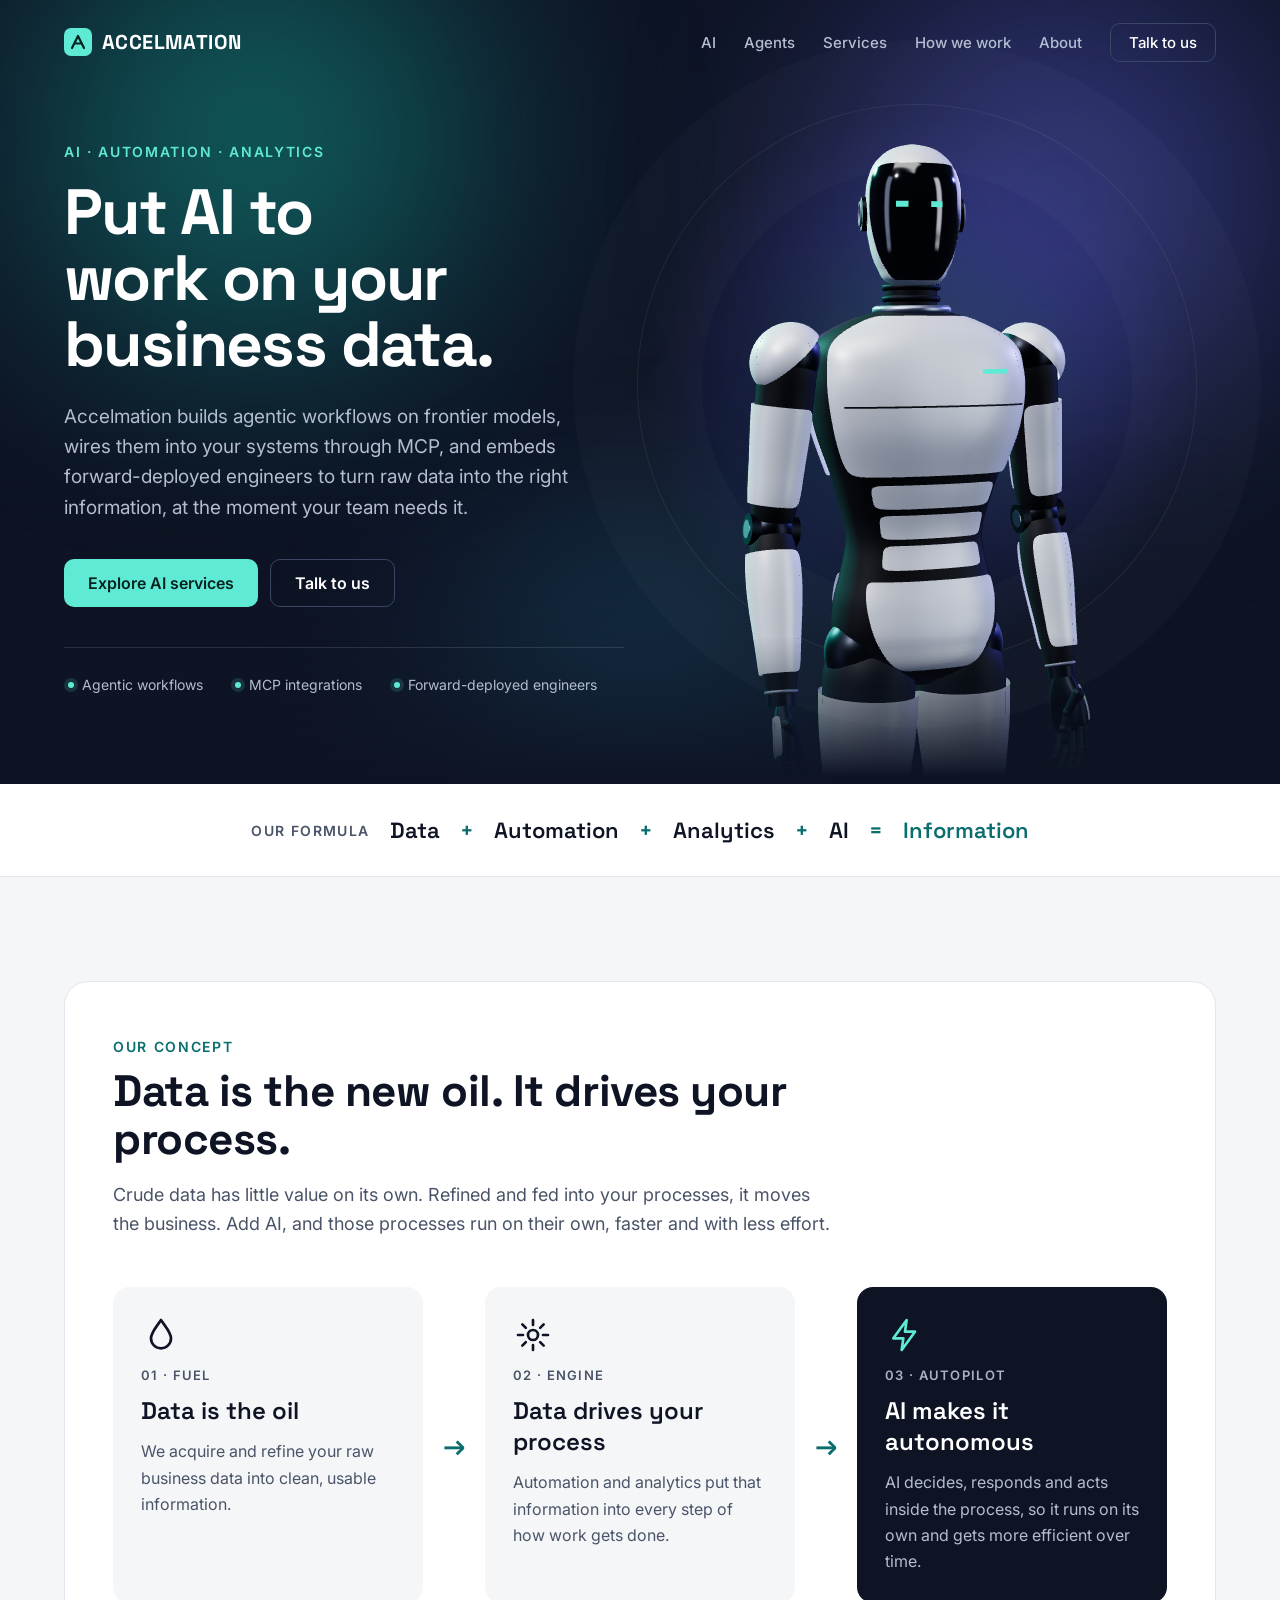
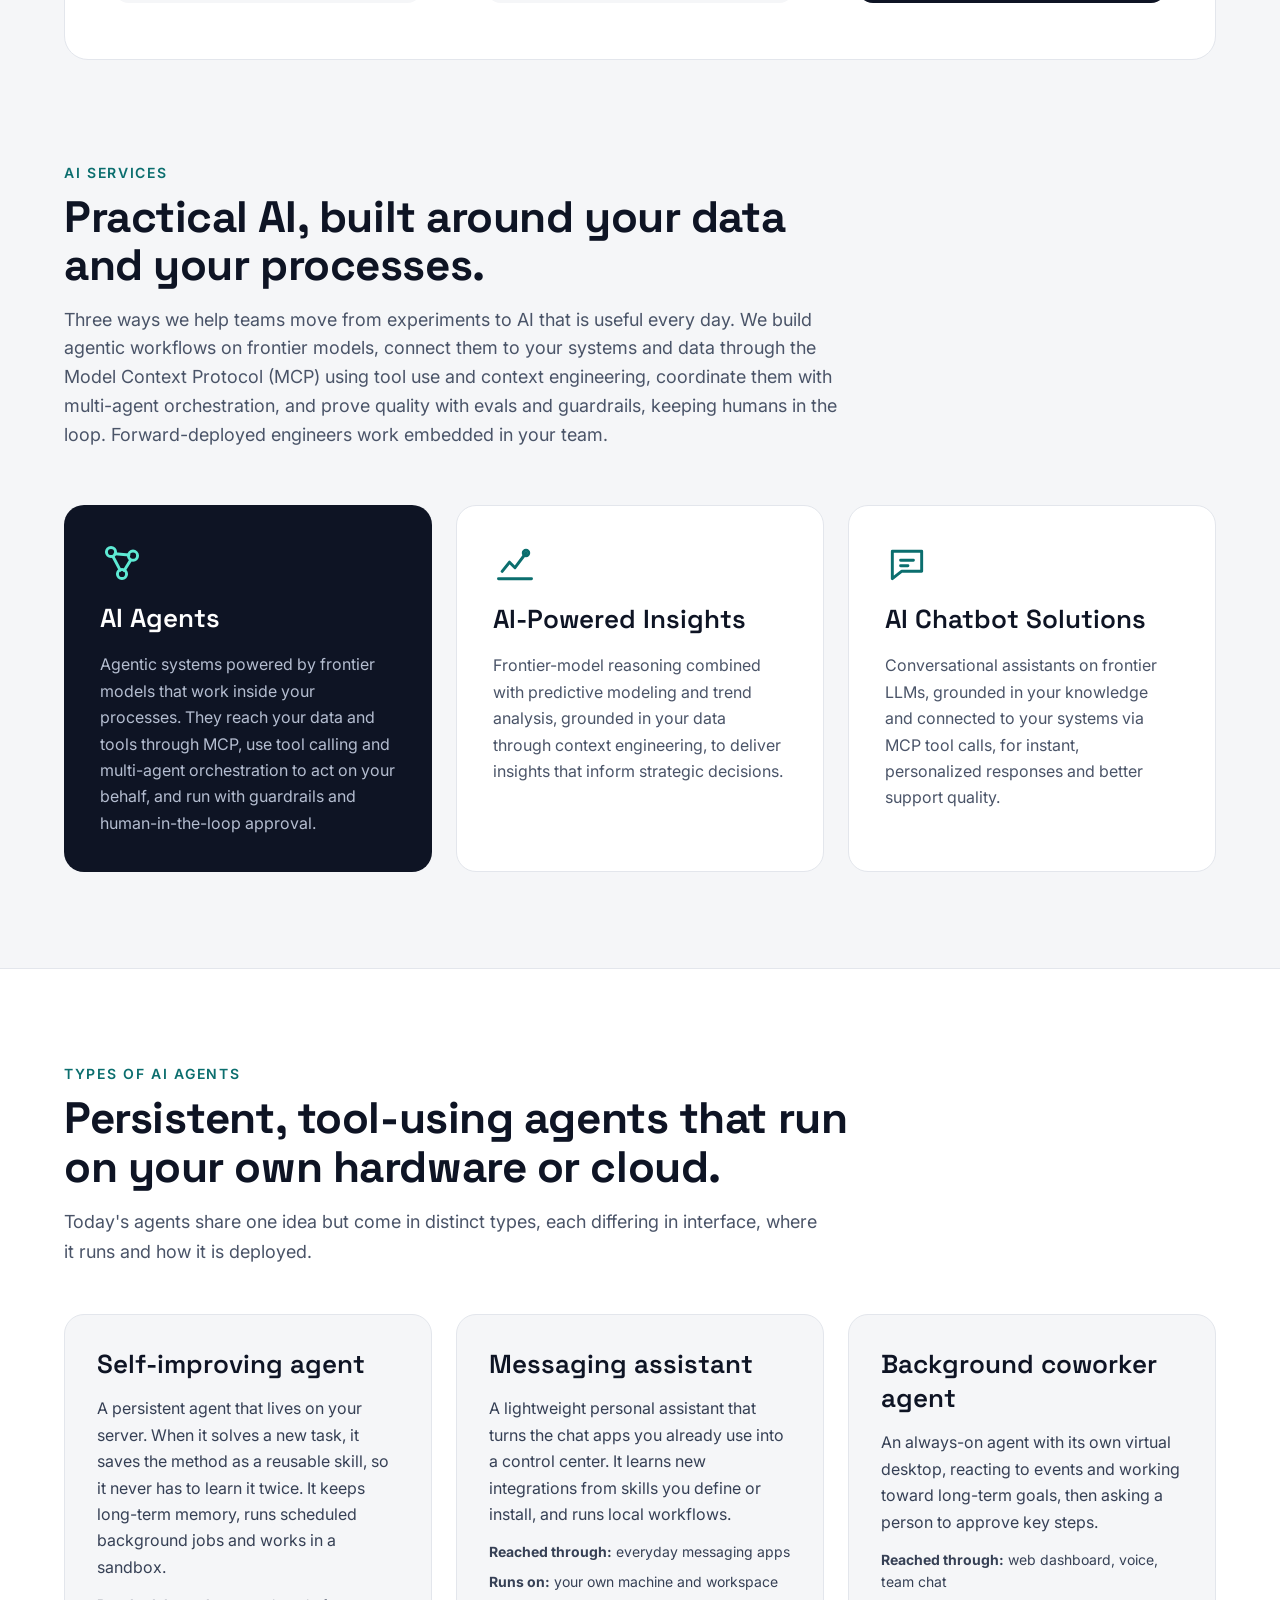
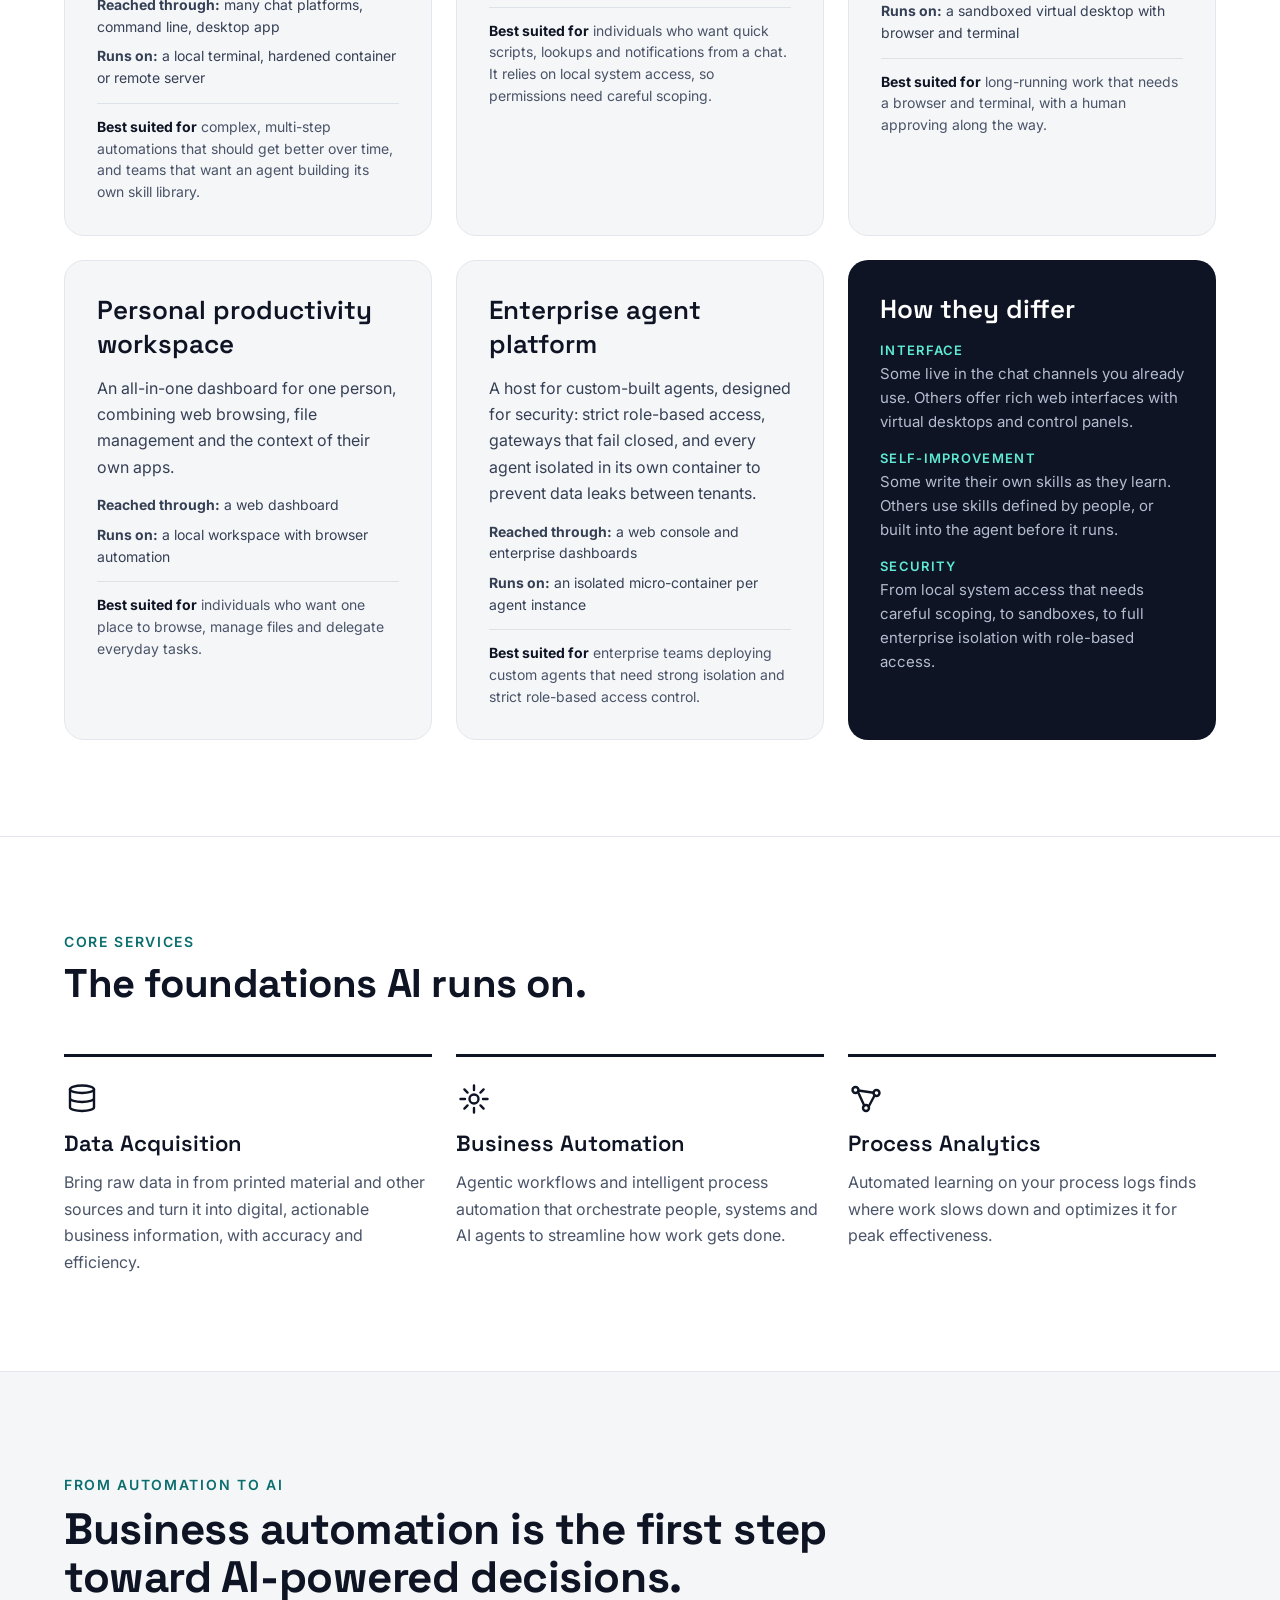
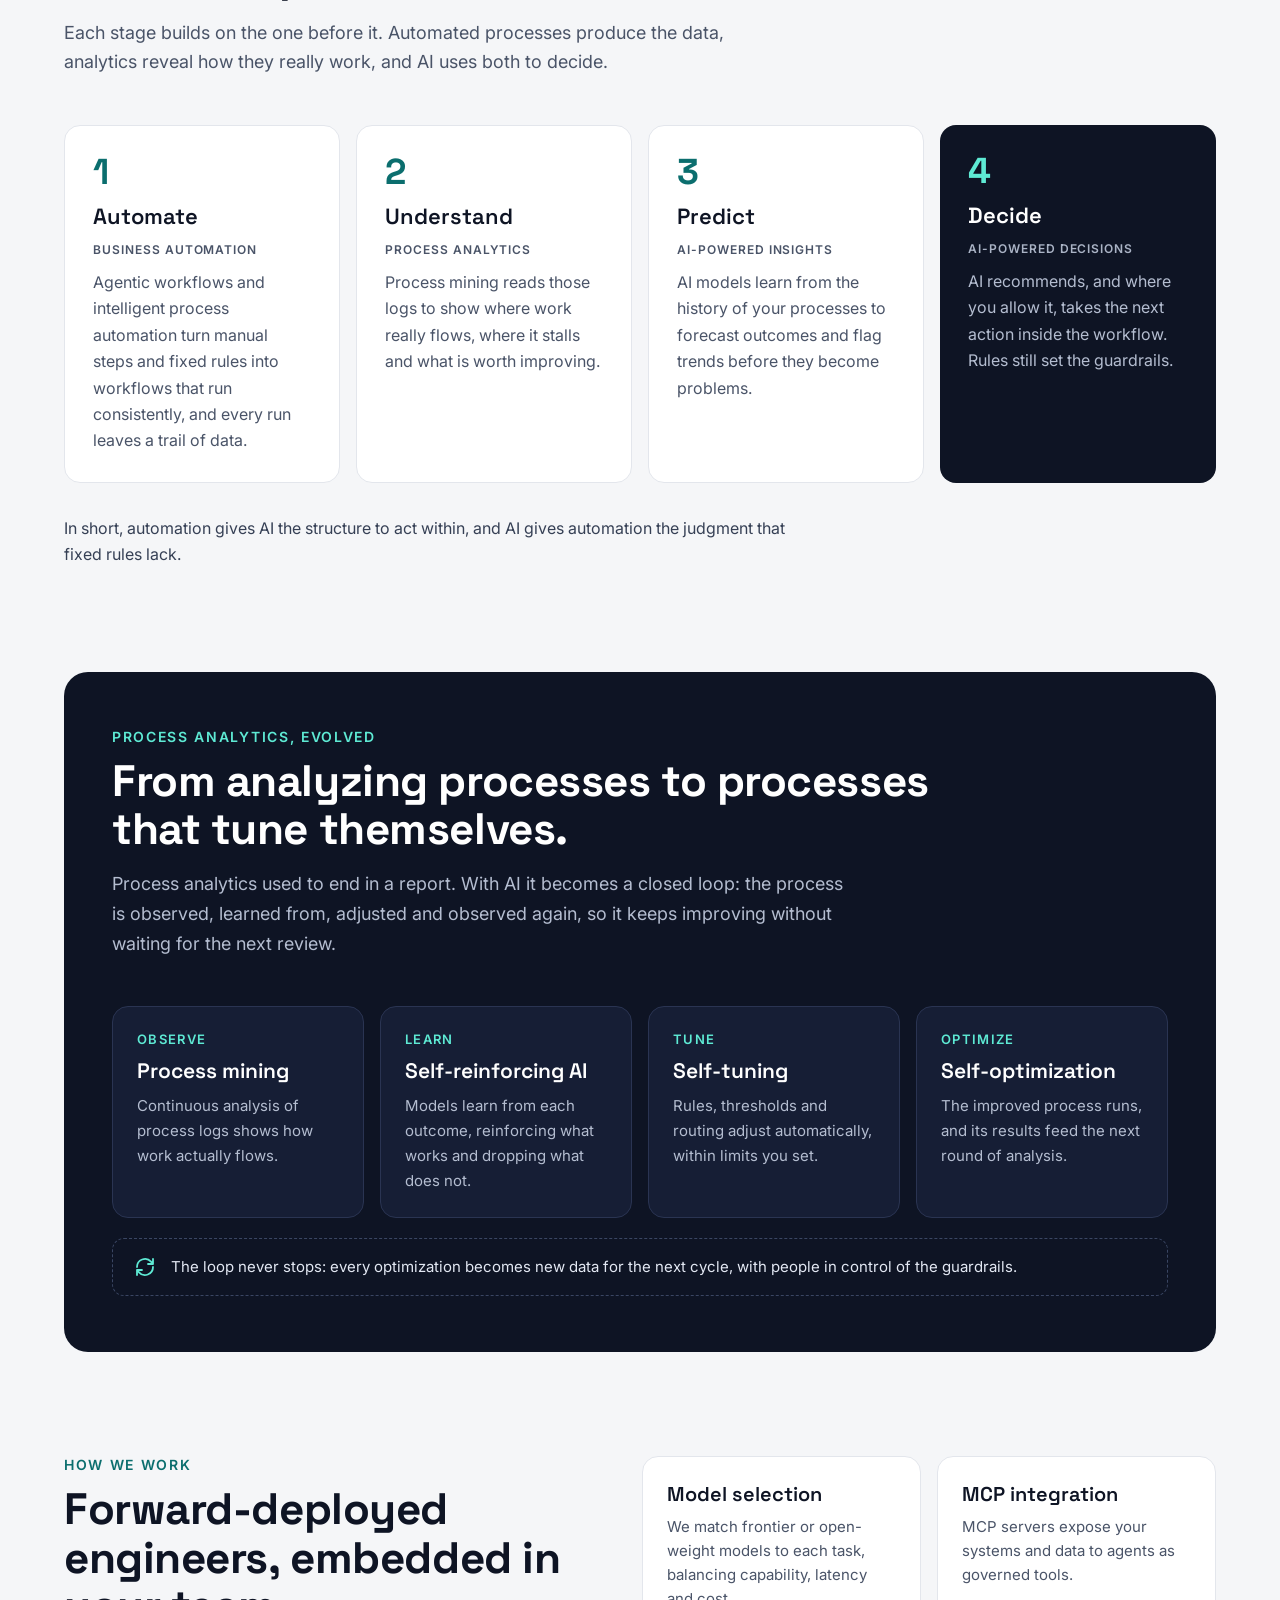
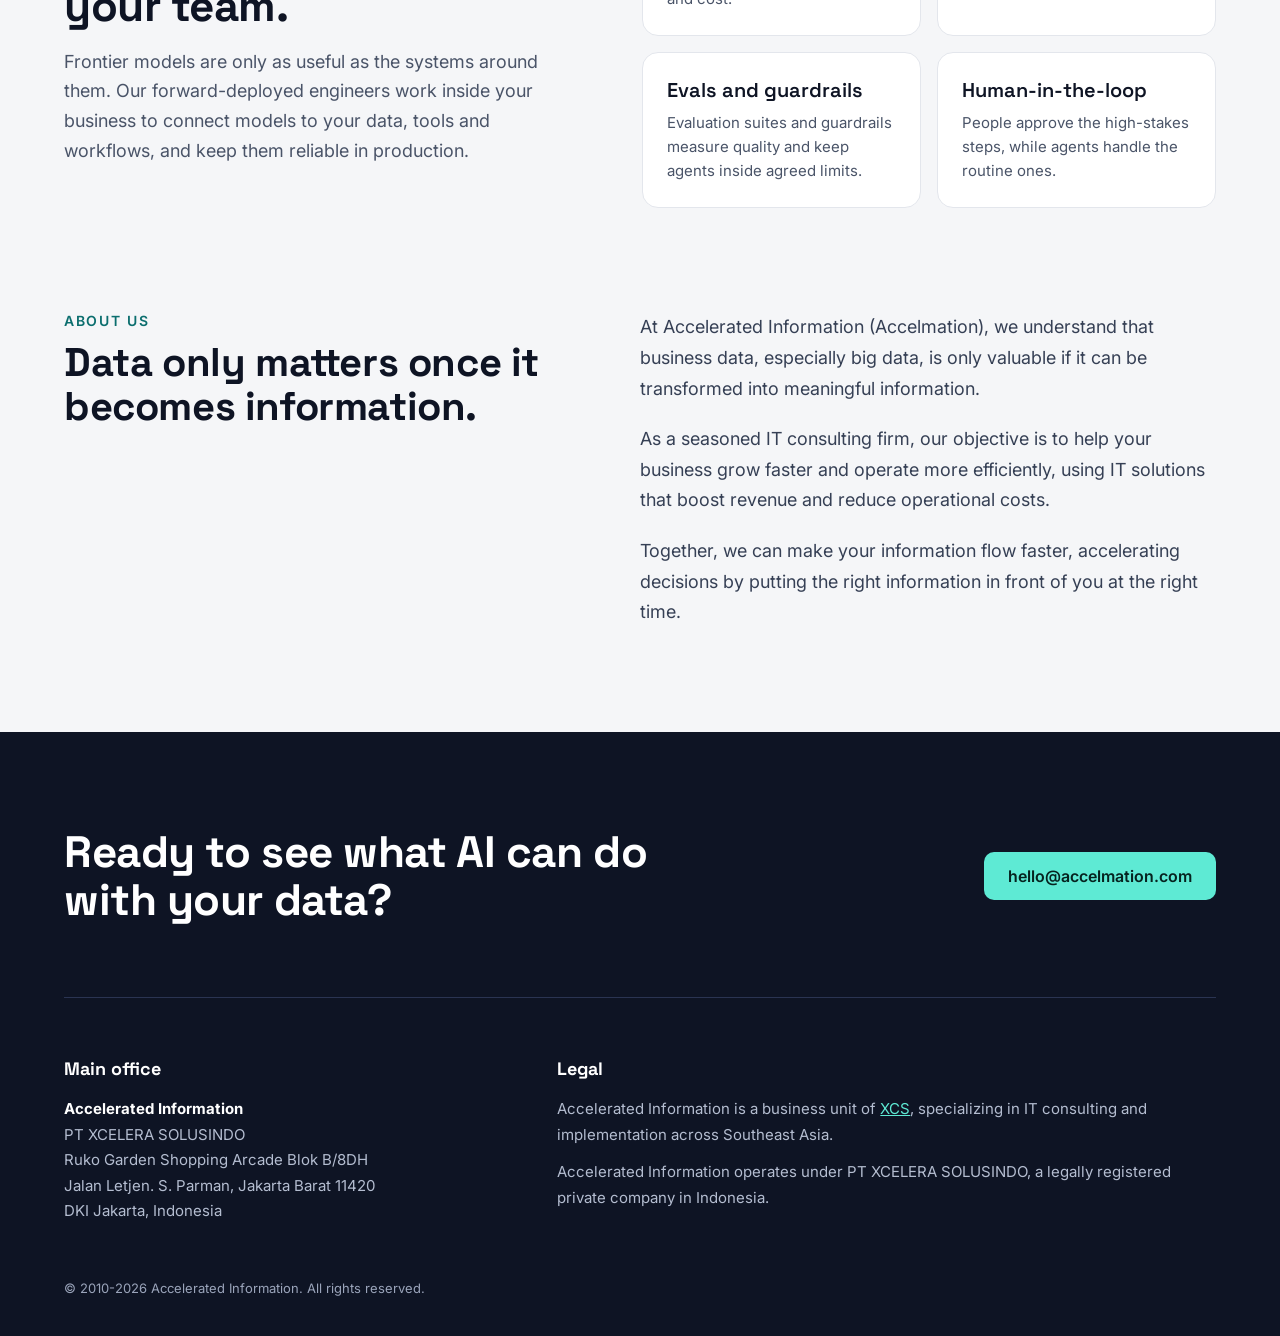
<file: index.html>
<!DOCTYPE html>
<html lang="en">
<head>
<meta charset="utf-8">
<meta name="viewport" content="width=device-width, initial-scale=1.0">
<title>Accelmation | AI agents, automation and analytics</title>
<meta name="description" content="Accelmation builds agentic workflows on frontier models, connects them to your systems through MCP, and turns business data into the right information at the right time.">
<meta name="author" content="Accelerated Information">
<link rel="modulepreload" href="js/three.module.min.js">
<link rel="modulepreload" href="js/robot3d.js">
<link rel="preconnect" href="https://fonts.googleapis.com">
<link rel="preconnect" href="https://fonts.gstatic.com" crossorigin>
<link href="https://fonts.googleapis.com/css2?family=Inter:wght@400;500;600&family=Space+Grotesk:wght@500;600;700&display=swap" rel="stylesheet">
<style>
*,*::before,*::after{box-sizing:border-box}
html{scroll-behavior:smooth}
section[id],div[id]{scroll-margin-top:16px}

body{margin:0;font-family:'Inter',system-ui,sans-serif;color:#0E1424;background:#F5F6F8}
a{color:#0B6E6E}a:hover{color:#084F4F}
a.btn-solid{background:#5EEAD4;color:#06231F;text-decoration:none;font-weight:600;padding:14px 24px;border-radius:10px;min-height:20px;display:inline-block}
a.btn-solid:hover{filter:brightness(1.12);color:#06231F}
.aurora{position:absolute;border-radius:50%;filter:blur(90px);opacity:.55;will-change:transform}
.a1{width:60%;height:75%;left:-10%;top:-20%;background:radial-gradient(circle,#14B8A6 0%,rgba(20,184,166,0) 70%);animation:auroraA 14s ease-in-out infinite alternate}
.a2{width:55%;height:80%;right:-10%;top:-15%;background:radial-gradient(circle,#6366F1 0%,rgba(99,102,241,0) 70%);animation:auroraB 18s ease-in-out infinite alternate}
.a3{width:50%;height:60%;left:25%;bottom:-25%;background:radial-gradient(circle,#38BDF8 0%,rgba(56,189,248,0) 70%);animation:auroraC 22s ease-in-out infinite alternate}
@keyframes auroraA{0%{transform:translate(0,0) scale(1)}50%{transform:translate(18%,12%) scale(1.15)}100%{transform:translate(8%,-10%) scale(.95)}}
@keyframes auroraB{0%{transform:translate(0,0) scale(1)}50%{transform:translate(-20%,15%) scale(1.2)}100%{transform:translate(-8%,-8%) scale(1)}}
@keyframes auroraC{0%{transform:translate(0,0) scale(1)}50%{transform:translate(-25%,-12%) scale(1.25)}100%{transform:translate(20%,-5%) scale(1)}}
#robot3d svg.rb{opacity:0;transition:opacity .4s}
#robot3d[data-state="failed"] svg.rb{opacity:1}
.nav-links{display:flex;flex-wrap:wrap;align-items:center;gap:4px 28px;font-size:15px;font-weight:500}
.nav-links a{color:#B4BDD0;text-decoration:none;padding:10px 0}
.nav-links a:hover{color:#fff}
.nav-links a.nav-cta{color:#fff;border:1px solid #3A4663;border-radius:10px;padding:9px 18px}
.nav-links a.nav-cta:hover{border-color:#fff}
.hero-row{position:relative;display:flex;align-items:center;min-height:700px;padding:56px 0 88px}
.hero-text{flex:0 1 560px;min-width:0;position:relative;z-index:2}
.hero-text h1{margin:0 0 24px;font-family:'Space Grotesk',sans-serif;font-weight:700;font-size:64px;line-height:1.03;letter-spacing:-0.025em;text-wrap:balance}
.hero-points{list-style:none;margin:40px 0 0;padding:28px 0 0;border-top:1px solid rgba(255,255,255,.12);display:flex;flex-wrap:wrap;gap:12px 28px;font-size:14px;color:#B4BDD0}
.hero-points li{display:flex;align-items:center;gap:8px}
.hero-points li::before{content:"";margin-left:4px;width:6px;height:6px;border-radius:50%;background:#5EEAD4;box-shadow:0 0 0 4px rgba(94,234,212,.15)}
.hero-robot{position:absolute;top:-40px;bottom:0;right:-24px;width:56%;z-index:1}
.hero-robot::before{content:"";position:absolute;left:50%;top:46%;width:min(560px,92%);aspect-ratio:1;transform:translate(-50%,-50%);border-radius:50%;border:1px solid rgba(255,255,255,.09);background:radial-gradient(circle,rgba(94,234,212,.16) 0%,rgba(99,102,241,.1) 45%,rgba(14,20,36,0) 70%);box-shadow:0 0 0 64px rgba(255,255,255,.02),inset 0 0 0 64px rgba(255,255,255,.02)}
#robot3d{-webkit-mask-image:linear-gradient(180deg,#000 80%,transparent 99%);mask-image:linear-gradient(180deg,#000 80%,transparent 99%)}
@media (max-width:1000px){.hero-text h1{font-size:52px}.hero-robot{width:52%}}
@media (max-width:900px){.nav-links a:not(.nav-cta){display:none}.hero-row{flex-direction:column;align-items:stretch;min-height:0;padding:40px 0 0}.hero-robot{position:relative;top:0;right:0;width:100%;height:480px;margin-top:8px}}
@media (max-width:640px){.hero-text h1{font-size:40px}.hero-robot{height:420px}}
@media (prefers-reduced-motion:reduce){.aurora{animation:none}}
a.btn-ghost{color:#fff;text-decoration:none;font-weight:600;padding:13px 24px;border-radius:10px;border:1px solid #3A4663;display:inline-block}
a.btn-ghost:hover{border-color:#fff;color:#fff}

@media (prefers-reduced-motion:reduce){html{scroll-behavior:auto}}
@media (max-width:640px){h2{font-size:32px!important}}
</style>
</head>
<body>
<div style="font-family:'Inter',system-ui,sans-serif;background:#F5F6F8;color:#0E1424">

<!-- HERO -->
<header style="background:#0E1424;color:#fff;position:relative;overflow:hidden">
<div aria-hidden="true" style="position:absolute;inset:0;overflow:hidden;pointer-events:none">
<div class="aurora a1"></div>
<div class="aurora a2"></div>
<div class="aurora a3"></div>
<div style="position:absolute;inset:0;background:linear-gradient(180deg,rgba(14,20,36,0) 55%,#0E1424 100%)"></div>
</div>
<div style="max-width:1200px;margin:0 auto;padding:0 24px;position:relative;z-index:1">
<nav style="display:flex;flex-wrap:wrap;align-items:center;justify-content:space-between;gap:8px 32px;padding:20px 0">
<a href="#top" style="display:flex;align-items:center;gap:10px;text-decoration:none;color:#fff;font-family:'Space Grotesk',sans-serif;font-weight:700;font-size:20px;letter-spacing:0.02em;min-height:44px">
<svg width="28" height="28" viewBox="0 0 28 28" fill="none" aria-hidden="true"><rect width="28" height="28" rx="7" fill="#5EEAD4"/><path d="M8 20 L14 8 L20 20 M10.5 15.5 H17.5" stroke="#06231F" stroke-width="2.2" stroke-linecap="round" stroke-linejoin="round"/></svg>
ACCELMATION
</a>
<div class="nav-links">
<a href="#ai">AI</a>
<a href="#agents">Agents</a>
<a href="#services">Services</a>
<a href="#how">How we work</a>
<a href="#about">About</a>
<a class="nav-cta" href="#contact">Talk to us</a>
</div>
</nav>

<div id="top" class="hero-row">
<div class="hero-text">
<p style="margin:0 0 20px;font-size:14px;font-weight:600;letter-spacing:0.12em;text-transform:uppercase;color:#5EEAD4">AI · Automation · Analytics</p>
<h1>Put AI to work on your business data.</h1>
<p style="margin:0 0 36px;font-size:19px;line-height:1.6;color:#B4BDD0;max-width:540px">Accelmation builds agentic workflows on frontier models, wires them into your systems through MCP, and embeds forward-deployed engineers to turn raw data into the right information, at the moment your team needs it.</p>
<div style="display:flex;flex-wrap:wrap;gap:12px">
<a class="btn-solid" href="#ai">Explore AI services</a>
<a class="btn-ghost" href="#contact">Talk to us</a>
</div>
<ul class="hero-points">
<li>Agentic workflows</li>
<li>MCP integrations</li>
<li>Forward-deployed engineers</li>
</ul>
</div>

<!-- humanoid robot (3D, with a static SVG fallback) -->
<div class="hero-robot">
<div id="robot3d" data-accent="#5EEAD4" style="position:absolute;inset:0">
<div data-robot-stage style="position:absolute;inset:0">
<svg class="rb" viewBox="0 0 360 440" role="img" aria-label="Humanoid robot" style="position:absolute;left:50%;bottom:0;height:88%;width:auto;transform:translateX(-50%)">
<defs>
<linearGradient id="rbShell" x1="0" y1="0" x2="1" y2="1"><stop offset="0" stop-color="#EEF1F5"/><stop offset="1" stop-color="#A9B0BD"/></linearGradient>
<linearGradient id="rbGlass" x1="0" y1="0" x2="1" y2="1"><stop offset="0" stop-color="#1B2230"/><stop offset="0.5" stop-color="#04060A"/><stop offset="1" stop-color="#0B0F18"/></linearGradient>
</defs>
<!-- under-suit -->
<path d="M150 118h60v34h-60z" fill="#14171D"/>
<path d="M92 160q88-22 176 0l-14 150q-74 14-148 0z" fill="#14171D"/>
<path d="M46 178q8-22 34-22l8 120-8 164H40l-4-164z" fill="#14171D"/>
<path d="M314 178q-8-22-34-22l-8 120 8 164h40l4-164z" fill="#14171D"/>
<path d="M112 300h136l8 140H104z" fill="#14171D"/>
<!-- armour -->
<path d="M108 164q72-16 144 0l-10 112q-62 12-124 0z" fill="url(#rbShell)"/>
<path d="M122 222h116" stroke="#14171D" stroke-width="2"/>
<rect x="134" y="290" width="92" height="16" rx="7" fill="url(#rbShell)"/>
<rect x="138" y="312" width="84" height="16" rx="7" fill="url(#rbShell)"/>
<rect x="142" y="334" width="76" height="16" rx="7" fill="url(#rbShell)"/>
<path d="M124 362h112l-22 78h-68z" fill="url(#rbShell)"/>
<path d="M42 196q4-34 38-36 14 8 12 36z" fill="url(#rbShell)"/>
<path d="M318 196q-4-34-38-36-14 8-12 36z" fill="url(#rbShell)"/>
<rect x="42" y="208" width="42" height="108" rx="16" fill="url(#rbShell)"/>
<rect x="276" y="208" width="42" height="108" rx="16" fill="url(#rbShell)"/>
<rect x="40" y="340" width="40" height="100" rx="15" fill="url(#rbShell)"/>
<rect x="280" y="340" width="40" height="100" rx="15" fill="url(#rbShell)"/>
<rect x="196" y="194" width="24" height="4" rx="2" fill="#5EEAD4"/>
<!-- head -->
<path d="M180 14c36 0 52 28 52 62 0 36-22 58-52 60-30-2-52-24-52-60 0-34 16-62 52-62z" fill="url(#rbShell)"/>
<path d="M180 30c28 0 40 20 40 48 0 28-18 50-40 52-22-2-40-24-40-52 0-28 12-48 40-48z" fill="url(#rbGlass)"/>
<rect x="154" y="74" width="18" height="4" rx="2" fill="#5EEAD4"/>
<rect x="188" y="74" width="18" height="4" rx="2" fill="#5EEAD4"/>
</svg>
</div>
</div>

</div>
</div>
</div>
</header>

<!-- FORMULA -->
<section style="background:#fff;border-bottom:1px solid #E3E6EC">
<div style="max-width:1200px;margin:0 auto;padding:32px 24px;display:flex;flex-wrap:wrap;align-items:center;justify-content:center;gap:12px 20px;font-family:'Space Grotesk',sans-serif;font-weight:600;font-size:22px">
<span style="color:#4A5468;font-size:14px;font-family:'Inter',sans-serif;letter-spacing:0.1em;text-transform:uppercase;font-weight:600">Our formula</span>
<span>Data</span><span style="color:#0B6E6E">+</span><span>Automation</span><span style="color:#0B6E6E">+</span><span>Analytics</span><span style="color:#0B6E6E">+</span><span>AI</span><span style="color:#0B6E6E">=</span><span style="color:#0B6E6E">Information</span>
</div>
</section>

<!-- CONCEPT -->
<section id="concept" style="padding:104px 0 0">
<div style="max-width:1200px;margin:0 auto;padding:0 24px">
<div style="background:#fff;border:1px solid #E3E6EC;border-radius:24px;padding:56px 48px">
<p style="margin:0 0 12px;font-size:14px;font-weight:600;letter-spacing:0.12em;text-transform:uppercase;color:#0B6E6E">Our concept</p>
<h2 style="margin:0 0 16px;font-family:'Space Grotesk',sans-serif;font-weight:700;font-size:44px;line-height:1.1;letter-spacing:-0.01em;max-width:800px">Data is the new oil. It drives your process.</h2>
<p style="margin:0 0 48px;font-size:18px;line-height:1.65;color:#4A5468;max-width:720px">Crude data has little value on its own. Refined and fed into your processes, it moves the business. Add AI, and those processes run on their own, faster and with less effort.</p>

<div style="display:flex;flex-wrap:wrap;align-items:stretch;gap:16px">

<div style="flex:1 1 260px;min-width:0;background:#F5F6F8;border-radius:16px;padding:28px;display:flex;flex-direction:column;gap:12px">
<svg width="40" height="40" viewBox="0 0 24 24" fill="none" stroke="#0E1424" stroke-width="1.6" stroke-linecap="round" stroke-linejoin="round" aria-hidden="true"><path d="M12 3c3 4.5 6 7.5 6 11a6 6 0 0 1-12 0c0-3.5 3-6.5 6-11z"/></svg>
<span style="font-size:13px;font-weight:600;letter-spacing:0.1em;text-transform:uppercase;color:#4A5468">01 · Fuel</span>
<h3 style="margin:0;font-family:'Space Grotesk',sans-serif;font-size:24px;font-weight:600">Data is the oil</h3>
<p style="margin:0;font-size:16px;line-height:1.65;color:#4A5468">We acquire and refine your raw business data into clean, usable information.</p>
</div>

<div aria-hidden="true" style="flex:0 0 auto;align-self:center;color:#0B6E6E;font-family:'Space Grotesk',sans-serif;font-size:28px;font-weight:600;padding:0 4px">&rarr;</div>

<div style="flex:1 1 260px;min-width:0;background:#F5F6F8;border-radius:16px;padding:28px;display:flex;flex-direction:column;gap:12px">
<svg width="40" height="40" viewBox="0 0 24 24" fill="none" stroke="#0E1424" stroke-width="1.6" stroke-linecap="round" stroke-linejoin="round" aria-hidden="true"><circle cx="12" cy="12" r="3"/><path d="M12 3v3M12 18v3M3 12h3M18 12h3M5.6 5.6l2.1 2.1M16.3 16.3l2.1 2.1M18.4 5.6l-2.1 2.1M7.7 16.3l-2.1 2.1"/></svg>
<span style="font-size:13px;font-weight:600;letter-spacing:0.1em;text-transform:uppercase;color:#4A5468">02 · Engine</span>
<h3 style="margin:0;font-family:'Space Grotesk',sans-serif;font-size:24px;font-weight:600">Data drives your process</h3>
<p style="margin:0;font-size:16px;line-height:1.65;color:#4A5468">Automation and analytics put that information into every step of how work gets done.</p>
</div>

<div aria-hidden="true" style="flex:0 0 auto;align-self:center;color:#0B6E6E;font-family:'Space Grotesk',sans-serif;font-size:28px;font-weight:600;padding:0 4px">&rarr;</div>

<div style="flex:1 1 260px;min-width:0;background:#0E1424;color:#fff;border-radius:16px;padding:28px;display:flex;flex-direction:column;gap:12px">
<svg width="40" height="40" viewBox="0 0 24 24" fill="none" stroke="#5EEAD4" stroke-width="1.6" stroke-linecap="round" stroke-linejoin="round" aria-hidden="true"><path d="M13 3L5 14h6l-1 7 8-11h-6z"/></svg>
<span style="font-size:13px;font-weight:600;letter-spacing:0.1em;text-transform:uppercase;color:#AAB3C5">03 · Autopilot</span>
<h3 style="margin:0;font-family:'Space Grotesk',sans-serif;font-size:24px;font-weight:600">AI makes it autonomous</h3>
<p style="margin:0;font-size:16px;line-height:1.65;color:#B4BDD0">AI decides, responds and acts inside the process, so it runs on its own and gets more efficient over time.</p>
</div>

</div>
</div>
</div>
</section>

<!-- AI SERVICES -->
<section id="ai" style="padding:104px 0 96px">
<div style="max-width:1200px;margin:0 auto;padding:0 24px">
<p style="margin:0 0 12px;font-size:14px;font-weight:600;letter-spacing:0.12em;text-transform:uppercase;color:#0B6E6E">AI services</p>
<h2 style="margin:0 0 16px;font-family:'Space Grotesk',sans-serif;font-weight:700;font-size:44px;line-height:1.1;letter-spacing:-0.01em;max-width:760px">Practical AI, built around your data and your processes.</h2>
<p style="margin:0 0 56px;font-size:18px;line-height:1.6;color:#4A5468;max-width:780px">Three ways we help teams move from experiments to AI that is useful every day. We build agentic workflows on frontier models, connect them to your systems and data through the Model Context Protocol (MCP) using tool use and context engineering, coordinate them with multi-agent orchestration, and prove quality with evals and guardrails, keeping humans in the loop. Forward-deployed engineers work embedded in your team.</p>

<div style="display:grid;grid-template-columns:repeat(auto-fit,minmax(300px,1fr));gap:24px">

<div style="background:#0E1424;color:#fff;border-radius:20px;padding:36px;display:flex;flex-direction:column;gap:16px">
<svg width="44" height="44" viewBox="0 0 24 24" fill="none" stroke="#5EEAD4" stroke-width="1.6" stroke-linecap="round" stroke-linejoin="round" aria-hidden="true"><circle cx="6" cy="6" r="2.5"/><circle cx="18" cy="8" r="2.5"/><circle cx="12" cy="18" r="2.5"/><path d="M8.2 7l7.6 .6M7 8.3l4 7.6M16.8 10.3l-3.6 5.8"/></svg>
<h3 style="margin:0;font-family:'Space Grotesk',sans-serif;font-size:26px;font-weight:600">AI Agents</h3>
<p style="margin:0;font-size:16px;line-height:1.65;color:#B4BDD0">Agentic systems powered by frontier models that work inside your processes. They reach your data and tools through MCP, use tool calling and multi-agent orchestration to act on your behalf, and run with guardrails and human-in-the-loop approval.</p>
</div>

<div style="background:#fff;border:1px solid #E3E6EC;border-radius:20px;padding:36px;display:flex;flex-direction:column;gap:16px">
<svg width="44" height="44" viewBox="0 0 24 24" fill="none" stroke="#0B6E6E" stroke-width="1.6" stroke-linecap="round" stroke-linejoin="round" aria-hidden="true"><path d="M3 20h18"/><path d="M5 16l4-5 3 3 6-8"/><circle cx="18" cy="6" r="1.5"/></svg>
<h3 style="margin:0;font-family:'Space Grotesk',sans-serif;font-size:26px;font-weight:600">AI-Powered Insights</h3>
<p style="margin:0;font-size:16px;line-height:1.65;color:#4A5468">Frontier-model reasoning combined with predictive modeling and trend analysis, grounded in your data through context engineering, to deliver insights that inform strategic decisions.</p>
</div>

<div style="background:#fff;border:1px solid #E3E6EC;border-radius:20px;padding:36px;display:flex;flex-direction:column;gap:16px">
<svg width="44" height="44" viewBox="0 0 24 24" fill="none" stroke="#0B6E6E" stroke-width="1.6" stroke-linecap="round" stroke-linejoin="round" aria-hidden="true"><path d="M4 5h16v11H9l-5 4z"/><path d="M8.5 10h7M8.5 13h4"/></svg>
<h3 style="margin:0;font-family:'Space Grotesk',sans-serif;font-size:26px;font-weight:600">AI Chatbot Solutions</h3>
<p style="margin:0;font-size:16px;line-height:1.65;color:#4A5468">Conversational assistants on frontier LLMs, grounded in your knowledge and connected to your systems via MCP tool calls, for instant, personalized responses and better support quality.</p>
</div>

</div>
</div>
</section>

<!-- AI AGENT LANDSCAPE -->
<section id="agents" style="background:#fff;border-top:1px solid #E3E6EC;padding:96px 0">
<div style="max-width:1200px;margin:0 auto;padding:0 24px">
<p style="margin:0 0 12px;font-size:14px;font-weight:600;letter-spacing:0.12em;text-transform:uppercase;color:#0B6E6E">Types of AI agents</p>
<h2 style="margin:0 0 16px;font-family:'Space Grotesk',sans-serif;font-weight:700;font-size:44px;line-height:1.1;letter-spacing:-0.01em;max-width:820px">Persistent, tool-using agents that run on your own hardware or cloud.</h2>
<p style="margin:0 0 48px;font-size:18px;line-height:1.65;color:#4A5468;max-width:760px">Today's agents share one idea but come in distinct types, each differing in interface, where it runs and how it is deployed.</p>

<div style="display:grid;grid-template-columns:repeat(auto-fit,minmax(340px,1fr));gap:24px">

<div style="background:#F5F6F8;border:1px solid #E3E6EC;border-radius:20px;padding:32px;display:flex;flex-direction:column;gap:14px">
<h3 style="margin:0;font-family:'Space Grotesk',sans-serif;font-size:26px;font-weight:600">Self-improving agent</h3>
<p style="margin:0;font-size:16px;line-height:1.65;color:#364055">A persistent agent that lives on your server. When it solves a new task, it saves the method as a reusable skill, so it never has to learn it twice. It keeps long-term memory, runs scheduled background jobs and works in a sandbox.</p>
<div style="display:flex;flex-direction:column;gap:8px;font-size:14px;line-height:1.55;color:#364055">
<div><strong>Reached through:</strong> many chat platforms, command line, desktop app</div>
<div><strong>Runs on:</strong> a local terminal, hardened container or remote server</div>
</div>
<p style="margin:0;font-size:14px;line-height:1.55;color:#4A5468;border-top:1px solid #DDE1E8;padding-top:12px"><strong style="color:#0E1424">Best suited for</strong> complex, multi-step automations that should get better over time, and teams that want an agent building its own skill library.</p>
</div>

<div style="background:#F5F6F8;border:1px solid #E3E6EC;border-radius:20px;padding:32px;display:flex;flex-direction:column;gap:14px">
<h3 style="margin:0;font-family:'Space Grotesk',sans-serif;font-size:26px;font-weight:600">Messaging assistant</h3>
<p style="margin:0;font-size:16px;line-height:1.65;color:#364055">A lightweight personal assistant that turns the chat apps you already use into a control center. It learns new integrations from skills you define or install, and runs local workflows.</p>
<div style="display:flex;flex-direction:column;gap:8px;font-size:14px;line-height:1.55;color:#364055">
<div><strong>Reached through:</strong> everyday messaging apps</div>
<div><strong>Runs on:</strong> your own machine and workspace</div>
</div>
<p style="margin:0;font-size:14px;line-height:1.55;color:#4A5468;border-top:1px solid #DDE1E8;padding-top:12px"><strong style="color:#0E1424">Best suited for</strong> individuals who want quick scripts, lookups and notifications from a chat. It relies on local system access, so permissions need careful scoping.</p>
</div>

<div style="background:#F5F6F8;border:1px solid #E3E6EC;border-radius:20px;padding:32px;display:flex;flex-direction:column;gap:14px">
<h3 style="margin:0;font-family:'Space Grotesk',sans-serif;font-size:26px;font-weight:600">Background coworker agent</h3>
<p style="margin:0;font-size:16px;line-height:1.65;color:#364055">An always-on agent with its own virtual desktop, reacting to events and working toward long-term goals, then asking a person to approve key steps.</p>
<div style="display:flex;flex-direction:column;gap:8px;font-size:14px;line-height:1.55;color:#364055">
<div><strong>Reached through:</strong> web dashboard, voice, team chat</div>
<div><strong>Runs on:</strong> a sandboxed virtual desktop with browser and terminal</div>
</div>
<p style="margin:0;font-size:14px;line-height:1.55;color:#4A5468;border-top:1px solid #DDE1E8;padding-top:12px"><strong style="color:#0E1424">Best suited for</strong> long-running work that needs a browser and terminal, with a human approving along the way.</p>
</div>

<div style="background:#F5F6F8;border:1px solid #E3E6EC;border-radius:20px;padding:32px;display:flex;flex-direction:column;gap:14px">
<h3 style="margin:0;font-family:'Space Grotesk',sans-serif;font-size:26px;font-weight:600">Personal productivity workspace</h3>
<p style="margin:0;font-size:16px;line-height:1.65;color:#364055">An all-in-one dashboard for one person, combining web browsing, file management and the context of their own apps.</p>
<div style="display:flex;flex-direction:column;gap:8px;font-size:14px;line-height:1.55;color:#364055">
<div><strong>Reached through:</strong> a web dashboard</div>
<div><strong>Runs on:</strong> a local workspace with browser automation</div>
</div>
<p style="margin:0;font-size:14px;line-height:1.55;color:#4A5468;border-top:1px solid #DDE1E8;padding-top:12px"><strong style="color:#0E1424">Best suited for</strong> individuals who want one place to browse, manage files and delegate everyday tasks.</p>
</div>

<div style="background:#F5F6F8;border:1px solid #E3E6EC;border-radius:20px;padding:32px;display:flex;flex-direction:column;gap:14px">
<h3 style="margin:0;font-family:'Space Grotesk',sans-serif;font-size:26px;font-weight:600">Enterprise agent platform</h3>
<p style="margin:0;font-size:16px;line-height:1.65;color:#364055">A host for custom-built agents, designed for security: strict role-based access, gateways that fail closed, and every agent isolated in its own container to prevent data leaks between tenants.</p>
<div style="display:flex;flex-direction:column;gap:8px;font-size:14px;line-height:1.55;color:#364055">
<div><strong>Reached through:</strong> a web console and enterprise dashboards</div>
<div><strong>Runs on:</strong> an isolated micro-container per agent instance</div>
</div>
<p style="margin:0;font-size:14px;line-height:1.55;color:#4A5468;border-top:1px solid #DDE1E8;padding-top:12px"><strong style="color:#0E1424">Best suited for</strong> enterprise teams deploying custom agents that need strong isolation and strict role-based access control.</p>
</div>

<div style="background:#0E1424;color:#fff;border-radius:20px;padding:32px;display:flex;flex-direction:column;gap:16px">
<h3 style="margin:0;font-family:'Space Grotesk',sans-serif;font-size:26px;font-weight:600">How they differ</h3>
<div>
<p style="margin:0 0 4px;font-size:13px;font-weight:600;letter-spacing:0.1em;text-transform:uppercase;color:#5EEAD4">Interface</p>
<p style="margin:0;font-size:15px;line-height:1.6;color:#B4BDD0">Some live in the chat channels you already use. Others offer rich web interfaces with virtual desktops and control panels.</p>
</div>
<div>
<p style="margin:0 0 4px;font-size:13px;font-weight:600;letter-spacing:0.1em;text-transform:uppercase;color:#5EEAD4">Self-improvement</p>
<p style="margin:0;font-size:15px;line-height:1.6;color:#B4BDD0">Some write their own skills as they learn. Others use skills defined by people, or built into the agent before it runs.</p>
</div>
<div>
<p style="margin:0 0 4px;font-size:13px;font-weight:600;letter-spacing:0.1em;text-transform:uppercase;color:#5EEAD4">Security</p>
<p style="margin:0;font-size:15px;line-height:1.6;color:#B4BDD0">From local system access that needs careful scoping, to sandboxes, to full enterprise isolation with role-based access.</p>
</div>
</div>

</div>
</div>
</section>

<!-- CORE SERVICES -->
<section id="services" style="background:#fff;border-top:1px solid #E3E6EC;border-bottom:1px solid #E3E6EC;padding:96px 0">
<div style="max-width:1200px;margin:0 auto;padding:0 24px">
<p style="margin:0 0 12px;font-size:14px;font-weight:600;letter-spacing:0.12em;text-transform:uppercase;color:#0B6E6E">Core services</p>
<h2 style="margin:0 0 48px;font-family:'Space Grotesk',sans-serif;font-weight:700;font-size:40px;line-height:1.1;letter-spacing:-0.01em;max-width:700px">The foundations AI runs on.</h2>

<div style="display:grid;grid-template-columns:repeat(auto-fit,minmax(280px,1fr));gap:24px">

<div style="border-top:3px solid #0E1424;padding-top:24px;display:flex;flex-direction:column;gap:12px">
<svg width="36" height="36" viewBox="0 0 24 24" fill="none" stroke="#0E1424" stroke-width="1.6" stroke-linecap="round" stroke-linejoin="round" aria-hidden="true"><ellipse cx="12" cy="5.5" rx="8" ry="2.5"/><path d="M4 5.5v6c0 1.4 3.6 2.5 8 2.5s8-1.1 8-2.5v-6M4 11.5v6c0 1.4 3.6 2.5 8 2.5s8-1.1 8-2.5v-6"/></svg>
<h3 style="margin:0;font-family:'Space Grotesk',sans-serif;font-size:22px;font-weight:600">Data Acquisition</h3>
<p style="margin:0;font-size:16px;line-height:1.65;color:#4A5468">Bring raw data in from printed material and other sources and turn it into digital, actionable business information, with accuracy and efficiency.</p>
</div>

<div style="border-top:3px solid #0E1424;padding-top:24px;display:flex;flex-direction:column;gap:12px">
<svg width="36" height="36" viewBox="0 0 24 24" fill="none" stroke="#0E1424" stroke-width="1.6" stroke-linecap="round" stroke-linejoin="round" aria-hidden="true"><circle cx="12" cy="12" r="3"/><path d="M12 3v3M12 18v3M3 12h3M18 12h3M5.6 5.6l2.1 2.1M16.3 16.3l2.1 2.1M18.4 5.6l-2.1 2.1M7.7 16.3l-2.1 2.1"/></svg>
<h3 style="margin:0;font-family:'Space Grotesk',sans-serif;font-size:22px;font-weight:600">Business Automation</h3>
<p style="margin:0;font-size:16px;line-height:1.65;color:#4A5468">Agentic workflows and intelligent process automation that orchestrate people, systems and AI agents to streamline how work gets done.</p>
</div>

<div style="border-top:3px solid #0E1424;padding-top:24px;display:flex;flex-direction:column;gap:12px">
<svg width="36" height="36" viewBox="0 0 24 24" fill="none" stroke="#0E1424" stroke-width="1.6" stroke-linecap="round" stroke-linejoin="round" aria-hidden="true"><circle cx="5" cy="6" r="2"/><circle cx="12" cy="18" r="2"/><circle cx="19" cy="8" r="2"/><path d="M6.7 7.3L10.8 16.4M13.8 17l4-7.5M7 6.3l10 1.5"/></svg>
<h3 style="margin:0;font-family:'Space Grotesk',sans-serif;font-size:22px;font-weight:600">Process Analytics</h3>
<p style="margin:0;font-size:16px;line-height:1.65;color:#4A5468">Automated learning on your process logs finds where work slows down and optimizes it for peak effectiveness.</p>
</div>

</div>
</div>
</section>

<!-- AUTOMATION TO AI DECISIONS -->
<section id="journey" style="padding:104px 0 0">
<div style="max-width:1200px;margin:0 auto;padding:0 24px">
<p style="margin:0 0 12px;font-size:14px;font-weight:600;letter-spacing:0.12em;text-transform:uppercase;color:#0B6E6E">From automation to AI</p>
<h2 style="margin:0 0 16px;font-family:'Space Grotesk',sans-serif;font-weight:700;font-size:44px;line-height:1.1;letter-spacing:-0.01em;max-width:800px">Business automation is the first step toward AI-powered decisions.</h2>
<p style="margin:0 0 48px;font-size:18px;line-height:1.65;color:#4A5468;max-width:720px">Each stage builds on the one before it. Automated processes produce the data, analytics reveal how they really work, and AI uses both to decide.</p>

<div style="display:grid;grid-template-columns:repeat(auto-fit,minmax(240px,1fr));gap:16px">

<div style="background:#fff;border:1px solid #E3E6EC;border-radius:16px;padding:28px;display:flex;flex-direction:column;gap:12px">
<span style="font-family:'Space Grotesk',sans-serif;font-size:36px;font-weight:700;color:#0B6E6E;line-height:1">1</span>
<h3 style="margin:0;font-family:'Space Grotesk',sans-serif;font-size:22px;font-weight:600">Automate</h3>
<p style="margin:0;font-size:12px;font-weight:600;letter-spacing:0.08em;text-transform:uppercase;color:#4A5468">Business Automation</p>
<p style="margin:0;font-size:16px;line-height:1.65;color:#4A5468">Agentic workflows and intelligent process automation turn manual steps and fixed rules into workflows that run consistently, and every run leaves a trail of data.</p>
</div>

<div style="background:#fff;border:1px solid #E3E6EC;border-radius:16px;padding:28px;display:flex;flex-direction:column;gap:12px">
<span style="font-family:'Space Grotesk',sans-serif;font-size:36px;font-weight:700;color:#0B6E6E;line-height:1">2</span>
<h3 style="margin:0;font-family:'Space Grotesk',sans-serif;font-size:22px;font-weight:600">Understand</h3>
<p style="margin:0;font-size:12px;font-weight:600;letter-spacing:0.08em;text-transform:uppercase;color:#4A5468">Process Analytics</p>
<p style="margin:0;font-size:16px;line-height:1.65;color:#4A5468">Process mining reads those logs to show where work really flows, where it stalls and what is worth improving.</p>
</div>

<div style="background:#fff;border:1px solid #E3E6EC;border-radius:16px;padding:28px;display:flex;flex-direction:column;gap:12px">
<span style="font-family:'Space Grotesk',sans-serif;font-size:36px;font-weight:700;color:#0B6E6E;line-height:1">3</span>
<h3 style="margin:0;font-family:'Space Grotesk',sans-serif;font-size:22px;font-weight:600">Predict</h3>
<p style="margin:0;font-size:12px;font-weight:600;letter-spacing:0.08em;text-transform:uppercase;color:#4A5468">AI-Powered Insights</p>
<p style="margin:0;font-size:16px;line-height:1.65;color:#4A5468">AI models learn from the history of your processes to forecast outcomes and flag trends before they become problems.</p>
</div>

<div style="background:#0E1424;color:#fff;border-radius:16px;padding:28px;display:flex;flex-direction:column;gap:12px">
<span style="font-family:'Space Grotesk',sans-serif;font-size:36px;font-weight:700;color:#5EEAD4;line-height:1">4</span>
<h3 style="margin:0;font-family:'Space Grotesk',sans-serif;font-size:22px;font-weight:600">Decide</h3>
<p style="margin:0;font-size:12px;font-weight:600;letter-spacing:0.08em;text-transform:uppercase;color:#AAB3C5">AI-Powered Decisions</p>
<p style="margin:0;font-size:16px;line-height:1.65;color:#B4BDD0">AI recommends, and where you allow it, takes the next action inside the workflow. Rules still set the guardrails.</p>
</div>

</div>

<p style="margin:32px 0 0;font-size:16px;line-height:1.65;color:#364055;max-width:760px">In short, automation gives AI the structure to act within, and AI gives automation the judgment that fixed rules lack.</p>
</div>
</section>

<!-- SELF-OPTIMIZING LOOP -->
<section id="loop" style="padding:104px 0 0">
<div style="max-width:1200px;margin:0 auto;padding:0 24px">
<div style="background:#0E1424;color:#fff;border-radius:24px;padding:56px 48px;position:relative;overflow:hidden">
<p style="margin:0 0 12px;font-size:14px;font-weight:600;letter-spacing:0.12em;text-transform:uppercase;color:#5EEAD4">Process analytics, evolved</p>
<h2 style="margin:0 0 16px;font-family:'Space Grotesk',sans-serif;font-weight:700;font-size:44px;line-height:1.1;letter-spacing:-0.01em;max-width:820px">From analyzing processes to processes that tune themselves.</h2>
<p style="margin:0 0 48px;font-size:18px;line-height:1.65;color:#B4BDD0;max-width:740px">Process analytics used to end in a report. With AI it becomes a closed loop: the process is observed, learned from, adjusted and observed again, so it keeps improving without waiting for the next review.</p>

<div style="display:grid;grid-template-columns:repeat(auto-fit,minmax(220px,1fr));gap:16px">

<div style="background:#161E35;border:1px solid #2A3452;border-radius:16px;padding:24px;display:flex;flex-direction:column;gap:10px">
<span style="font-size:13px;font-weight:600;letter-spacing:0.1em;text-transform:uppercase;color:#5EEAD4">Observe</span>
<h3 style="margin:0;font-family:'Space Grotesk',sans-serif;font-size:21px;font-weight:600">Process mining</h3>
<p style="margin:0;font-size:15px;line-height:1.65;color:#B4BDD0">Continuous analysis of process logs shows how work actually flows.</p>
</div>

<div style="background:#161E35;border:1px solid #2A3452;border-radius:16px;padding:24px;display:flex;flex-direction:column;gap:10px">
<span style="font-size:13px;font-weight:600;letter-spacing:0.1em;text-transform:uppercase;color:#5EEAD4">Learn</span>
<h3 style="margin:0;font-family:'Space Grotesk',sans-serif;font-size:21px;font-weight:600">Self-reinforcing AI</h3>
<p style="margin:0;font-size:15px;line-height:1.65;color:#B4BDD0">Models learn from each outcome, reinforcing what works and dropping what does not.</p>
</div>

<div style="background:#161E35;border:1px solid #2A3452;border-radius:16px;padding:24px;display:flex;flex-direction:column;gap:10px">
<span style="font-size:13px;font-weight:600;letter-spacing:0.1em;text-transform:uppercase;color:#5EEAD4">Tune</span>
<h3 style="margin:0;font-family:'Space Grotesk',sans-serif;font-size:21px;font-weight:600">Self-tuning</h3>
<p style="margin:0;font-size:15px;line-height:1.65;color:#B4BDD0">Rules, thresholds and routing adjust automatically, within limits you set.</p>
</div>

<div style="background:#161E35;border:1px solid #2A3452;border-radius:16px;padding:24px;display:flex;flex-direction:column;gap:10px">
<span style="font-size:13px;font-weight:600;letter-spacing:0.1em;text-transform:uppercase;color:#5EEAD4">Optimize</span>
<h3 style="margin:0;font-family:'Space Grotesk',sans-serif;font-size:21px;font-weight:600">Self-optimization</h3>
<p style="margin:0;font-size:15px;line-height:1.65;color:#B4BDD0">The improved process runs, and its results feed the next round of analysis.</p>
</div>

</div>

<div style="margin-top:20px;display:flex;align-items:center;gap:14px;padding:16px 20px;border:1px dashed #3A4663;border-radius:12px;color:#E3E8F3;font-size:15px;line-height:1.5">
<svg width="24" height="24" viewBox="0 0 24 24" fill="none" stroke="#5EEAD4" stroke-width="1.8" stroke-linecap="round" stroke-linejoin="round" aria-hidden="true" style="flex:0 0 auto"><path d="M4 12a8 8 0 0 1 14-5.3L20 9M20 4v5h-5M20 12a8 8 0 0 1-14 5.3L4 15M4 20v-5h5"/></svg>
<span>The loop never stops: every optimization becomes new data for the next cycle, with people in control of the guardrails.</span>
</div>
</div>
</div>
</section>

<!-- HOW WE WORK -->
<section id="how" style="padding:104px 0 0">
<div style="max-width:1200px;margin:0 auto;padding:0 24px">
<div style="display:flex;flex-wrap:wrap;gap:48px 64px;align-items:flex-start">
<div style="flex:1 1 380px;min-width:0">
<p style="margin:0 0 12px;font-size:14px;font-weight:600;letter-spacing:0.12em;text-transform:uppercase;color:#0B6E6E">How we work</p>
<h2 style="margin:0 0 16px;font-family:'Space Grotesk',sans-serif;font-weight:700;font-size:44px;line-height:1.1;letter-spacing:-0.01em">Forward-deployed engineers, embedded in your team.</h2>
<p style="margin:0;font-size:18px;line-height:1.65;color:#4A5468">Frontier models are only as useful as the systems around them. Our forward-deployed engineers work inside your business to connect models to your data, tools and workflows, and keep them reliable in production.</p>
</div>
<div style="flex:1 1 440px;min-width:0;display:grid;grid-template-columns:repeat(auto-fit,minmax(200px,1fr));gap:16px">
<div style="background:#fff;border:1px solid #E3E6EC;border-radius:16px;padding:24px">
<h3 style="margin:0 0 8px;font-family:'Space Grotesk',sans-serif;font-size:20px;font-weight:600">Model selection</h3>
<p style="margin:0;font-size:15px;line-height:1.6;color:#4A5468">We match frontier or open-weight models to each task, balancing capability, latency and cost.</p>
</div>
<div style="background:#fff;border:1px solid #E3E6EC;border-radius:16px;padding:24px">
<h3 style="margin:0 0 8px;font-family:'Space Grotesk',sans-serif;font-size:20px;font-weight:600">MCP integration</h3>
<p style="margin:0;font-size:15px;line-height:1.6;color:#4A5468">MCP servers expose your systems and data to agents as governed tools.</p>
</div>
<div style="background:#fff;border:1px solid #E3E6EC;border-radius:16px;padding:24px">
<h3 style="margin:0 0 8px;font-family:'Space Grotesk',sans-serif;font-size:20px;font-weight:600">Evals and guardrails</h3>
<p style="margin:0;font-size:15px;line-height:1.6;color:#4A5468">Evaluation suites and guardrails measure quality and keep agents inside agreed limits.</p>
</div>
<div style="background:#fff;border:1px solid #E3E6EC;border-radius:16px;padding:24px">
<h3 style="margin:0 0 8px;font-family:'Space Grotesk',sans-serif;font-size:20px;font-weight:600">Human-in-the-loop</h3>
<p style="margin:0;font-size:15px;line-height:1.6;color:#4A5468">People approve the high-stakes steps, while agents handle the routine ones.</p>
</div>
</div>
</div>
</div>
</section>

<!-- ABOUT -->
<section id="about" style="padding:104px 0">
<div style="max-width:1200px;margin:0 auto;padding:0 24px;display:flex;flex-wrap:wrap;gap:48px 80px">
<div style="flex:1 1 360px;min-width:0">
<p style="margin:0 0 12px;font-size:14px;font-weight:600;letter-spacing:0.12em;text-transform:uppercase;color:#0B6E6E">About us</p>
<h2 style="margin:0;font-family:'Space Grotesk',sans-serif;font-weight:700;font-size:40px;line-height:1.1;letter-spacing:-0.01em">Data only matters once it becomes information.</h2>
</div>
<div style="flex:1 1 440px;min-width:0;display:flex;flex-direction:column;gap:20px;font-size:18px;line-height:1.7;color:#364055">
<p style="margin:0">At Accelerated Information (Accelmation), we understand that business data, especially big data, is only valuable if it can be transformed into meaningful information.</p>
<p style="margin:0">As a seasoned IT consulting firm, our objective is to help your business grow faster and operate more efficiently, using IT solutions that boost revenue and reduce operational costs.</p>
<p style="margin:0">Together, we can make your information flow faster, accelerating decisions by putting the right information in front of you at the right time.</p>
</div>
</div>
</section>

<!-- CTA / CONTACT -->
<section id="contact" style="background:#0E1424;color:#fff;padding:96px 0 40px">
<div style="max-width:1200px;margin:0 auto;padding:0 24px">
<div style="display:flex;flex-wrap:wrap;gap:32px;align-items:center;justify-content:space-between;padding-bottom:72px;border-bottom:1px solid #2A3452">
<h2 style="margin:0;font-family:'Space Grotesk',sans-serif;font-weight:700;font-size:44px;line-height:1.1;letter-spacing:-0.01em;max-width:620px">Ready to see what AI can do with your data?</h2>
<a class="btn-solid" href="mailto:hello@accelmation.com">hello@accelmation.com</a>
</div>

<div style="display:flex;flex-wrap:wrap;gap:40px 64px;padding:56px 0;font-size:15px;line-height:1.7;color:#B4BDD0">
<div style="flex:1 1 300px;min-width:0">
<h3 style="margin:0 0 12px;font-family:'Space Grotesk',sans-serif;font-size:18px;color:#fff">Main office</h3>
<address style="font-style:normal">
<strong style="color:#fff">Accelerated Information</strong><br>
PT XCELERA SOLUSINDO<br>
Ruko Garden Shopping Arcade Blok B/8DH<br>
Jalan Letjen. S. Parman, Jakarta Barat 11420<br>
DKI Jakarta, Indonesia
</address>
</div>
<div style="flex:2 1 400px;min-width:0">
<h3 style="margin:0 0 12px;font-family:'Space Grotesk',sans-serif;font-size:18px;color:#fff">Legal</h3>
<p style="margin:0 0 12px">Accelerated Information is a business unit of <a href="http://www.xcs.co.id" style="color:#5EEAD4">XCS</a>, specializing in IT consulting and implementation across Southeast Asia.</p>
<p style="margin:0">Accelerated Information operates under PT XCELERA SOLUSINDO, a legally registered private company in Indonesia.</p>
</div>
</div>
<p style="margin:0;font-size:13px;color:#9AA4BA">&copy; 2010-2026 Accelerated Information. All rights reserved.</p>
</div>
</section>

</div>

<script type="module" src="js/robot3d.js" onerror="document.getElementById('robot3d').dataset.state='failed'"></script>
<script>setTimeout(function(){var h=document.getElementById('robot3d');if(h&&!h.dataset.ready)h.dataset.state='failed'},8000)</script>
</body>
</html>
</file>
